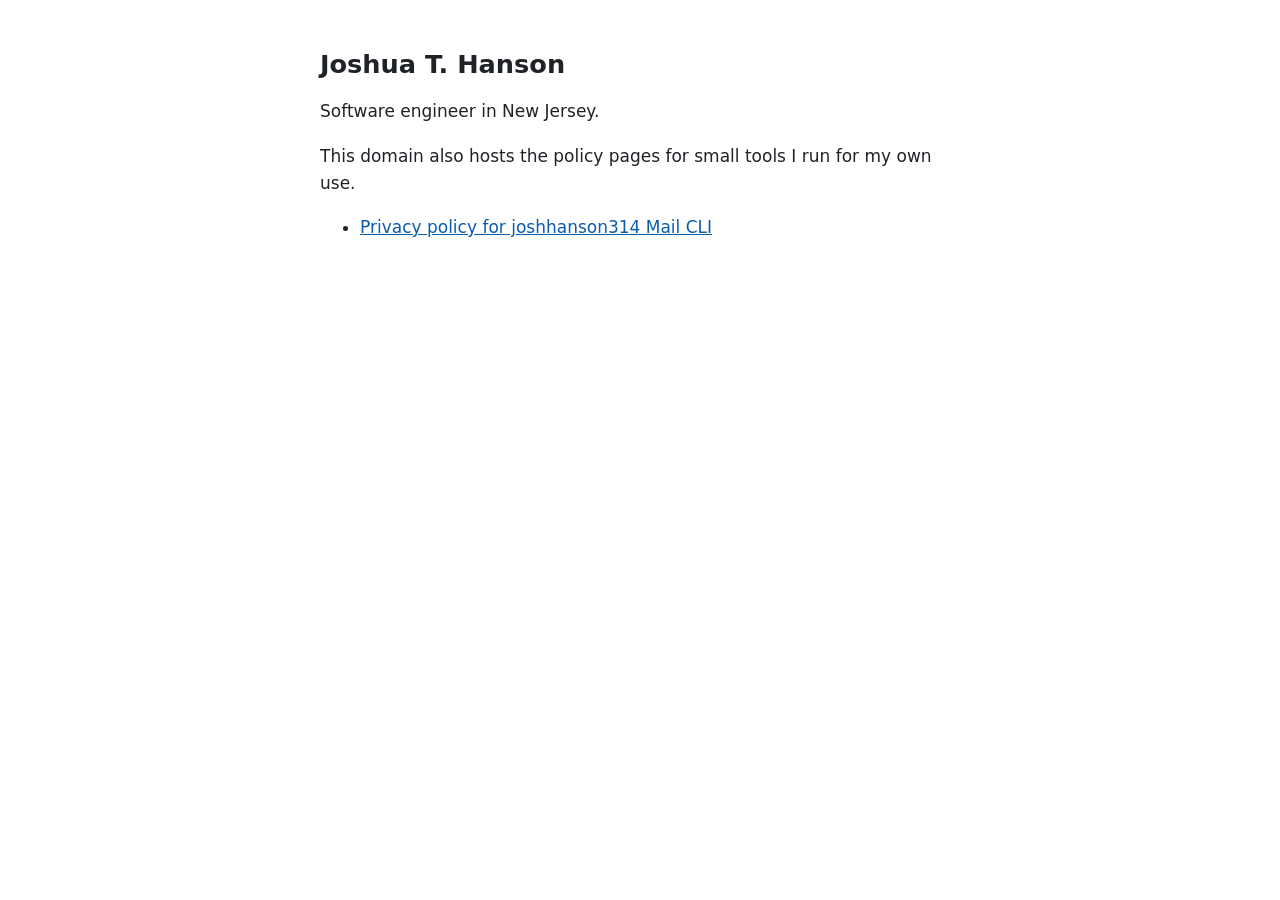
<file: index.html>
<!doctype html>
<html lang="en">
<head>
  <meta charset="utf-8">
  <meta name="viewport" content="width=device-width, initial-scale=1">
  <title>Joshua T. Hanson</title>
  <link rel="stylesheet" href="style.css">
</head>
<body>
  <main>
    <h1>Joshua T. Hanson</h1>
    <p>Software engineer in New Jersey.</p>
    <p>This domain also hosts the policy pages for small tools I run for my own use.</p>
    <ul>
      <li><a href="privacy.html">Privacy policy for joshhanson314 Mail CLI</a></li>
    </ul>
  </main>
</body>
</html>
</file>
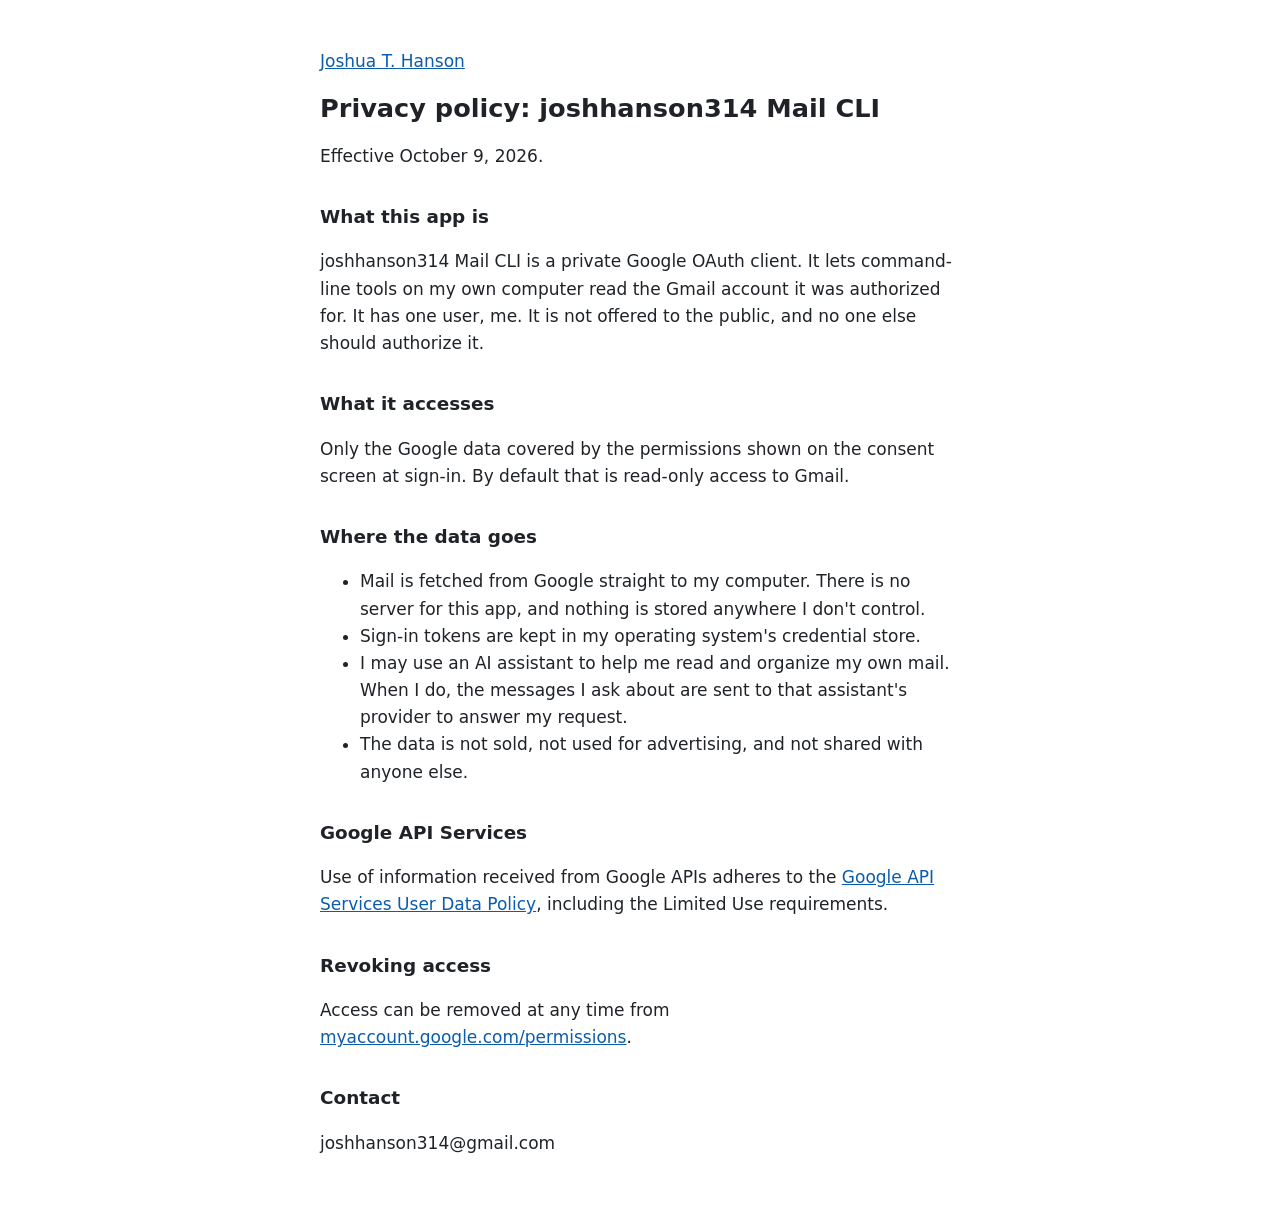
<file: privacy.html>
<!doctype html>
<html lang="en">
<head>
  <meta charset="utf-8">
  <meta name="viewport" content="width=device-width, initial-scale=1">
  <title>Privacy policy: joshhanson314 Mail CLI</title>
  <link rel="stylesheet" href="style.css">
</head>
<body>
  <main>
    <p><a href="index.html">Joshua T. Hanson</a></p>
    <h1>Privacy policy: joshhanson314 Mail CLI</h1>
    <p>Effective October 9, 2026.</p>

    <h2>What this app is</h2>
    <p>joshhanson314 Mail CLI is a private Google OAuth client. It lets command-line tools on my own computer read the Gmail account it was authorized for. It has one user, me. It is not offered to the public, and no one else should authorize it.</p>

    <h2>What it accesses</h2>
    <p>Only the Google data covered by the permissions shown on the consent screen at sign-in. By default that is read-only access to Gmail.</p>

    <h2>Where the data goes</h2>
    <ul>
      <li>Mail is fetched from Google straight to my computer. There is no server for this app, and nothing is stored anywhere I don't control.</li>
      <li>Sign-in tokens are kept in my operating system's credential store.</li>
      <li>I may use an AI assistant to help me read and organize my own mail. When I do, the messages I ask about are sent to that assistant's provider to answer my request.</li>
      <li>The data is not sold, not used for advertising, and not shared with anyone else.</li>
    </ul>

    <h2>Google API Services</h2>
    <p>Use of information received from Google APIs adheres to the <a href="https://developers.google.com/terms/api-services-user-data-policy">Google API Services User Data Policy</a>, including the Limited Use requirements.</p>

    <h2>Revoking access</h2>
    <p>Access can be removed at any time from <a href="https://myaccount.google.com/permissions">myaccount.google.com/permissions</a>.</p>

    <h2>Contact</h2>
    <p>joshhanson314@gmail.com</p>
  </main>
</body>
</html>
</file>
<file: style.css>
:root {
  color-scheme: light dark;
  --fg: #1f2328;
  --bg: #ffffff;
  --link: #0b5cad;
}
@media (prefers-color-scheme: dark) {
  :root { --fg: #e6e6e6; --bg: #16181c; --link: #7cb7ff; }
}
body {
  margin: 0;
  background: var(--bg);
  color: var(--fg);
  font: 17px/1.6 system-ui, -apple-system, "Segoe UI", sans-serif;
}
main { max-width: 40rem; margin: 3rem auto; padding: 0 1rem; }
h1 { font-size: 1.6rem; line-height: 1.3; }
h2 { font-size: 1.15rem; margin-top: 2rem; }
a { color: var(--link); }
</file>
